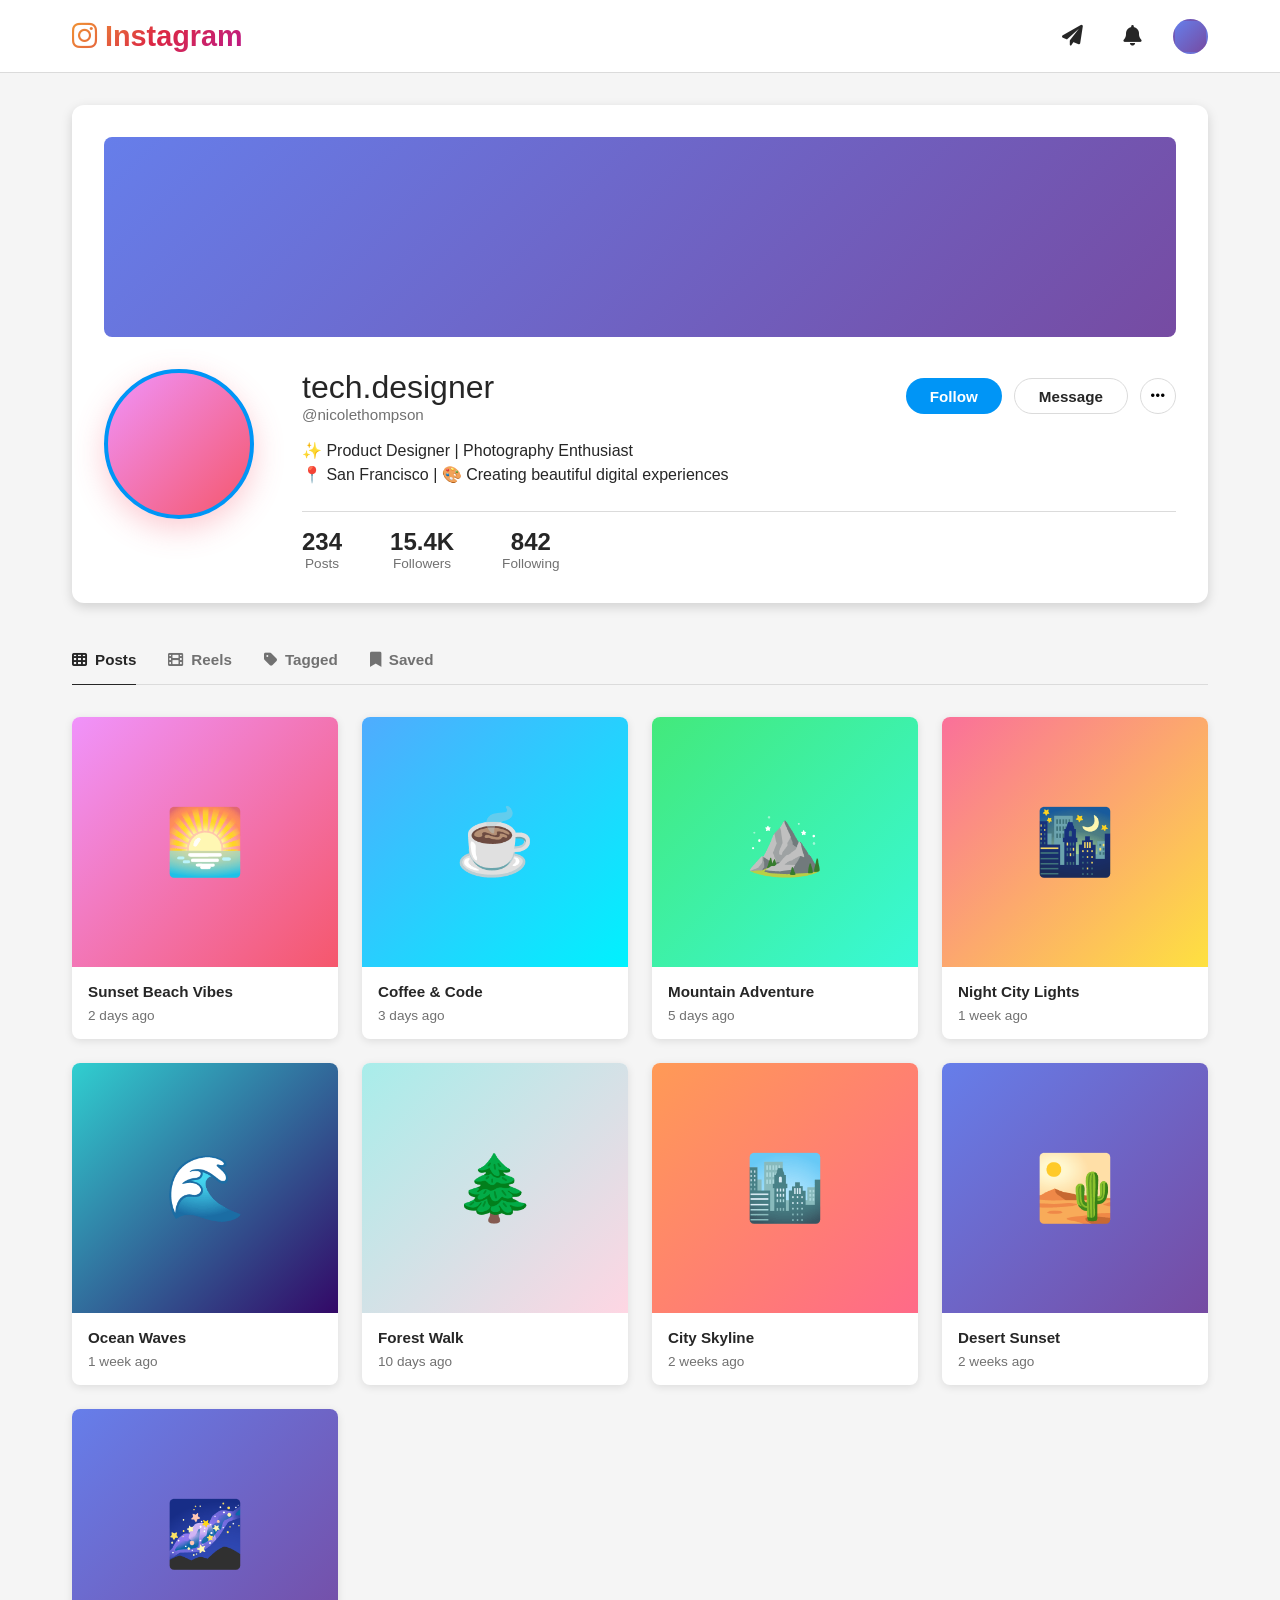
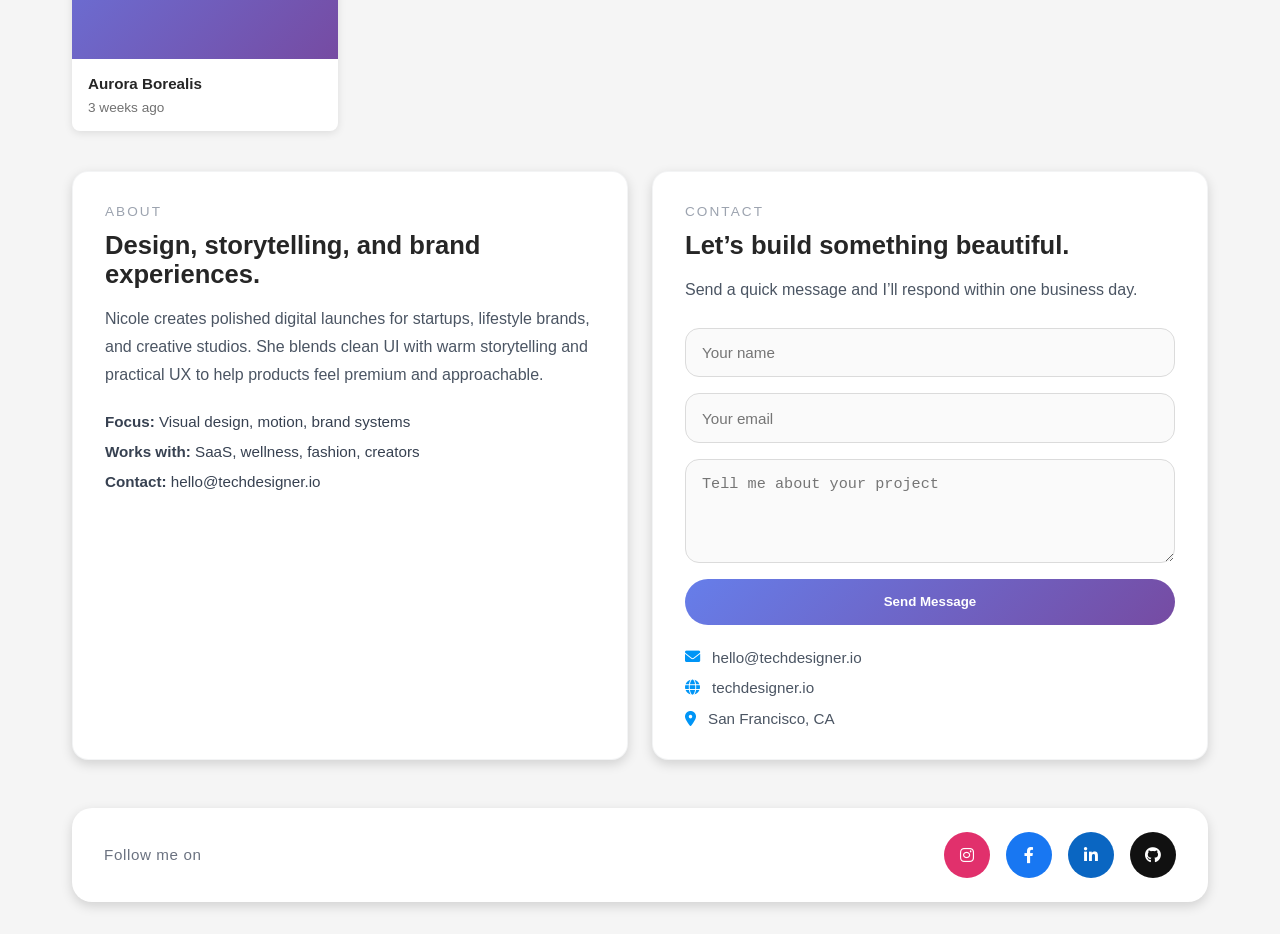
<file: instagram-profile.html>
<!DOCTYPE html>
<html lang="en">
<head>
    <meta charset="UTF-8">
    <meta name="viewport" content="width=device-width, initial-scale=1.0">
    <title>Instagram Profile - Modern Design</title>
    <link rel="stylesheet" href="https://cdnjs.cloudflare.com/ajax/libs/font-awesome/6.0.0/css/all.min.css">
    <link rel="stylesheet" href="instagram-profile.css">
</head>
<body>
    <!-- Header -->
    <header class="header">
        <div class="header-content">
            <div class="logo">
                <i class="fab fa-instagram"></i> Instagram
            </div>
            <div class="header-icons">
                <button class="icon-btn" title="Messages"><i class="fas fa-paper-plane"></i></button>
                <button class="icon-btn" title="Notifications"><i class="fas fa-bell"></i></button>
                <div class="avatar-small"></div>
            </div>
        </div>
    </header>

    <!-- Profile Section -->
    <main class="container">
        <!-- Profile Header -->
        <section class="profile-header">
            <div class="profile-cover"></div>
            
            <div class="profile-info">
                <div class="avatar-container">
                    <div class="avatar"></div>
                </div>
                
                <div class="profile-details">
                    <div class="profile-top">
                        <div>
                            <h1>tech.designer</h1>
                            <p class="handle">@nicolethompson</p>
                        </div>
                        <div class="action-buttons">
                            <button class="btn-follow">Follow</button>
                            <button class="btn-message">Message</button>
                            <button class="btn-more"><i class="fas fa-ellipsis-h"></i></button>
                        </div>
                    </div>
                    
                    <p class="bio">✨ Product Designer | Photography Enthusiast<br>📍 San Francisco | 🎨 Creating beautiful digital experiences</p>
                    
                    <div class="profile-stats">
                        <div class="stat">
                            <span class="stat-number">1,242</span>
                            <span class="stat-label">Posts</span>
                        </div>
                        <div class="stat">
                            <span class="stat-number">524K</span>
                            <span class="stat-label">Followers</span>
                        </div>
                        <div class="stat">
                            <span class="stat-number">1,890</span>
                            <span class="stat-label">Following</span>
                        </div>
                    </div>
                </div>
            </div>
        </section>

        <!-- Navigation Tabs -->
        <nav class="tabs-nav">
            <button class="tab-btn active" data-tab="posts">
                <i class="fas fa-th"></i> Posts
            </button>
            <button class="tab-btn" data-tab="reels">
                <i class="fas fa-film"></i> Reels
            </button>
            <button class="tab-btn" data-tab="tagged">
                <i class="fas fa-tag"></i> Tagged
            </button>
            <button class="tab-btn" data-tab="saved">
                <i class="fas fa-bookmark"></i> Saved
            </button>
        </nav>

        <!-- Posts Grid -->
        <section class="posts-grid">
            <!-- Posts will be generated here -->
        </section>

        <!-- About + Contact Section -->
        <section class="about-contact">
            <div class="about-card">
                <div class="section-label">About</div>
                <h2>Design, storytelling, and brand experiences.</h2>
                <p>Nicole creates polished digital launches for startups, lifestyle brands, and creative studios. She blends clean UI with warm storytelling and practical UX to help products feel premium and approachable.</p>
                <ul class="about-list">
                    <li><strong>Focus:</strong> Visual design, motion, brand systems</li>
                    <li><strong>Works with:</strong> SaaS, wellness, fashion, creators</li>
                    <li><strong>Contact:</strong> hello@techdesigner.io</li>
                </ul>
            </div>
            <div class="contact-card">
                <div class="section-label">Contact</div>
                <h2>Let’s build something beautiful.</h2>
                <p>Send a quick message and I’ll respond within one business day.</p>
                <form class="contact-form" id="contact-form">
                    <input type="text" id="contact-name" placeholder="Your name" required>
                    <input type="email" id="contact-email" placeholder="Your email" required>
                    <textarea id="contact-message" rows="4" placeholder="Tell me about your project"></textarea>
                    <button type="submit" class="btn-contact">Send Message</button>
                </form>
                <div class="contact-info">
                    <div><i class="fas fa-envelope"></i> hello@techdesigner.io</div>
                    <div><i class="fas fa-globe"></i> techdesigner.io</div>
                    <div><i class="fas fa-map-marker-alt"></i> San Francisco, CA</div>
                </div>
            </div>
        </section>

        <!-- Modal for post details -->
        <div class="modal" id="modal">
            <div class="modal-content">
                <button class="modal-close">&times;</button>
                <div class="modal-body">
                    <div id="modal-image"></div>
                    <div class="post-details">
                        <h3>Post Title</h3>
                        <p>Post description goes here</p>
                        <div class="post-actions" style="display: flex; gap: 1rem; margin-top: 1.5rem;">
                            <button class="like-btn" style="background: none; border: none; cursor: pointer; font-size: 1.5rem; transition: all 0.3s ease;">
                                <span>🤍</span>
                            </button>
                            <button style="background: none; border: none; cursor: pointer; font-size: 1.5rem; transition: all 0.3s ease;">
                                <span>💬</span>
                            </button>
                            <button style="background: none; border: none; cursor: pointer; font-size: 1.5rem; transition: all 0.3s ease;">
                                <span>📤</span>
                            </button>
                        </div>
                        <div class="post-meta" style="margin-top: 1.5rem;">
                            <!-- Stats will be inserted here -->
                        </div>
                    </div>
                </div>
            </div>
        </div>

        <!-- Social Footer -->
        <footer class="social-footer">
            <div class="footer-text">Follow me on</div>
            <div class="social-links">
                <a href="https://instagram.com/tech.designer" target="_blank" rel="noopener noreferrer" class="social-link instagram">
                    <i class="fab fa-instagram"></i>
                </a>
                <a href="https://facebook.com/tech.designer" target="_blank" rel="noopener noreferrer" class="social-link facebook">
                    <i class="fab fa-facebook-f"></i>
                </a>
                <a href="https://linkedin.com/in/tech-designer" target="_blank" rel="noopener noreferrer" class="social-link linkedin">
                    <i class="fab fa-linkedin-in"></i>
                </a>
                <a href="https://github.com/techdesigner" target="_blank" rel="noopener noreferrer" class="social-link github">
                    <i class="fab fa-github"></i>
                </a>
            </div>
        </footer>
    </main>

    <script src="instagram-profile.js"></script>
</body>
</html>
</file>
<file: instagram-profile.css>
/* ================================================
   INSTAGRAM PROFILE - MODERN DESIGN WITH ANIMATIONS
   ================================================ */

* {
    margin: 0;
    padding: 0;
    box-sizing: border-box;
}

:root {
    --primary: #0095f6;
    --secondary: #e1306c;
    --dark: #000;
    --light: #f5f5f5;
    --text: #262626;
    --border: #dbdbdb;
    --shadow: 0 4px 12px rgba(0, 0, 0, 0.15);
}

body {
    font-family: -apple-system, BlinkMacSystemFont, 'Segoe UI', Helvetica, Arial, sans-serif;
    background: var(--light);
    color: var(--text);
}

/* ============ HEADER ============ */
.header {
    background: white;
    border-bottom: 1px solid var(--border);
    position: sticky;
    top: 0;
    z-index: 100;
    animation: slideDown 0.5s ease-out;
}

@keyframes slideDown {
    from {
        transform: translateY(-100%);
        opacity: 0;
    }
    to {
        transform: translateY(0);
        opacity: 1;
    }
}

.header-content {
    max-width: 1200px;
    margin: 0 auto;
    padding: 1rem 2rem;
    display: flex;
    justify-content: space-between;
    align-items: center;
}

.logo {
    font-size: 1.8rem;
    font-weight: 700;
    background: linear-gradient(135deg, #f09433, #e6683c, #dc2743, #cc2366, #bc1888);
    -webkit-background-clip: text;
    -webkit-text-fill-color: transparent;
    background-clip: text;
    display: flex;
    align-items: center;
    gap: 0.5rem;
}

.header-icons {
    display: flex;
    align-items: center;
    gap: 1.5rem;
}

.icon-btn {
    background: none;
    border: none;
    font-size: 1.3rem;
    cursor: pointer;
    color: var(--text);
    transition: all 0.3s ease;
    padding: 0.5rem;
}

.icon-btn:hover {
    transform: scale(1.15);
    color: var(--primary);
}

.avatar-small {
    width: 35px;
    height: 35px;
    background: linear-gradient(135deg, #667eea 0%, #764ba2 100%);
    border-radius: 50%;
    cursor: pointer;
    transition: all 0.3s ease;
    border: 2px solid transparent;
}

.avatar-small:hover {
    border-color: var(--primary);
    transform: scale(1.1);
}

/* ============ CONTAINER ============ */
.container {
    max-width: 1200px;
    margin: 0 auto;
    padding: 2rem;
}

/* ============ PROFILE HEADER ============ */
.profile-header {
    background: white;
    border-radius: 12px;
    padding: 2rem;
    margin-bottom: 2rem;
    box-shadow: var(--shadow);
    animation: fadeInUp 0.6s ease-out;
}

@keyframes fadeInUp {
    from {
        opacity: 0;
        transform: translateY(30px);
    }
    to {
        opacity: 1;
        transform: translateY(0);
    }
}

.profile-cover {
    width: 100%;
    height: 200px;
    background: linear-gradient(135deg, #667eea 0%, #764ba2 100%);
    border-radius: 8px;
    margin-bottom: 2rem;
    animation: coverSlide 0.8s ease-out;
}

@keyframes coverSlide {
    from {
        opacity: 0;
        transform: scaleX(0.95);
    }
    to {
        opacity: 1;
        transform: scaleX(1);
    }
}

.profile-info {
    display: grid;
    grid-template-columns: 150px 1fr;
    gap: 3rem;
}

.avatar-container {
    display: flex;
    align-items: flex-start;
    animation: avatarPop 0.6s cubic-bezier(0.34, 1.56, 0.64, 1);
}

@keyframes avatarPop {
    0% {
        transform: scale(0) rotate(-180deg);
        opacity: 0;
    }
    100% {
        transform: scale(1) rotate(0);
        opacity: 1;
    }
}

.avatar {
    width: 150px;
    height: 150px;
    background: linear-gradient(135deg, #f093fb 0%, #f5576c 100%);
    border-radius: 50%;
    border: 4px solid var(--primary);
    box-shadow: 0 10px 30px rgba(245, 87, 108, 0.3);
}

.profile-details {
    display: flex;
    flex-direction: column;
    justify-content: flex-start;
}

.profile-top {
    display: flex;
    justify-content: space-between;
    align-items: center;
    margin-bottom: 1rem;
    flex-wrap: wrap;
    gap: 1rem;
}

.profile-top h1 {
    font-size: 2rem;
    font-weight: 300;
    margin-right: 1rem;
}

.handle {
    color: #717171;
    font-size: 0.95rem;
}

.action-buttons {
    display: flex;
    gap: 0.75rem;
}

.btn-follow, .btn-message {
    padding: 0.5rem 1.5rem;
    border: none;
    border-radius: 24px;
    cursor: pointer;
    font-weight: 600;
    font-size: 0.95rem;
    transition: all 0.3s ease;
}

.btn-follow {
    background: var(--primary);
    color: white;
}

.btn-follow:hover {
    background: #0082cc;
    transform: translateY(-2px);
    box-shadow: 0 8px 20px rgba(0, 149, 246, 0.3);
}

.btn-message {
    background: white;
    color: var(--text);
    border: 1px solid var(--border);
}

.btn-message:hover {
    background: var(--light);
}

.btn-more {
    width: 36px;
    height: 36px;
    border: 1px solid var(--border);
    background: white;
    border-radius: 50%;
    cursor: pointer;
    font-size: 1rem;
    transition: all 0.3s ease;
}

.btn-more:hover {
    transform: rotate(90deg);
}

.bio {
    font-size: 1rem;
    margin-bottom: 1.5rem;
    line-height: 1.5;
    white-space: pre-line;
}

.profile-stats {
    display: flex;
    gap: 3rem;
    padding-top: 1rem;
    border-top: 1px solid var(--border);
}

.stat {
    display: flex;
    flex-direction: column;
    align-items: center;
    animation: countUp 1s ease-out;
}

@keyframes countUp {
    from {
        opacity: 0;
        transform: translateY(10px);
    }
    to {
        opacity: 1;
        transform: translateY(0);
    }
}

.stat-number {
    font-size: 1.5rem;
    font-weight: 700;
    color: var(--text);
}

.stat-label {
    font-size: 0.85rem;
    color: #717171;
}

/* ============ TABS NAVIGATION ============ */
.tabs-nav {
    display: flex;
    gap: 2rem;
    border-bottom: 1px solid var(--border);
    margin-bottom: 2rem;
    position: relative;
}

.tab-btn {
    background: none;
    border: none;
    padding: 1rem 0;
    cursor: pointer;
    font-size: 0.95rem;
    color: #717171;
    font-weight: 600;
    transition: all 0.3s ease;
    display: flex;
    align-items: center;
    gap: 0.5rem;
    position: relative;
}

.tab-btn:hover {
    color: var(--text);
}

.tab-btn.active {
    color: var(--text);
}

.tab-btn.active::after {
    content: '';
    position: absolute;
    bottom: -1px;
    left: 0;
    right: 0;
    height: 1px;
    background: var(--text);
    animation: slideRight 0.3s ease-out;
}

@keyframes slideRight {
    from {
        width: 0;
        left: 50%;
    }
    to {
        width: 100%;
        left: 0;
    }
}

/* ============ POSTS GRID ============ */
.posts-grid {
    display: grid;
    grid-template-columns: repeat(auto-fill, minmax(250px, 1fr));
    gap: 1.5rem;
}

.post-card {
    background: white;
    border-radius: 8px;
    overflow: hidden;
    cursor: pointer;
    transition: all 0.3s ease;
    box-shadow: 0 2px 8px rgba(0, 0, 0, 0.1);
    animation: postFade 0.6s ease-out backwards;
}

@keyframes postFade {
    from {
        opacity: 0;
        transform: scale(0.9);
    }
    to {
        opacity: 1;
        transform: scale(1);
    }
}

.post-card:nth-child(1) { animation-delay: 0.1s; }
.post-card:nth-child(2) { animation-delay: 0.15s; }
.post-card:nth-child(3) { animation-delay: 0.2s; }
.post-card:nth-child(4) { animation-delay: 0.25s; }
.post-card:nth-child(5) { animation-delay: 0.3s; }
.post-card:nth-child(6) { animation-delay: 0.35s; }
.post-card:nth-child(7) { animation-delay: 0.4s; }
.post-card:nth-child(8) { animation-delay: 0.45s; }
.post-card:nth-child(9) { animation-delay: 0.5s; }

.post-card:hover {
    transform: translateY(-8px);
    box-shadow: 0 12px 24px rgba(0, 0, 0, 0.15);
}

.post-image {
    width: 100%;
    height: 250px;
    background: linear-gradient(135deg, #667eea 0%, #764ba2 100%);
    display: flex;
    align-items: center;
    justify-content: center;
    font-size: 3rem;
    color: white;
    position: relative;
    overflow: hidden;
}

.post-image::before {
    content: '';
    position: absolute;
    top: 0;
    left: -100%;
    width: 100%;
    height: 100%;
    background: linear-gradient(90deg, transparent, rgba(255,255,255,0.3), transparent);
    animation: shimmer 2s infinite;
}

@keyframes shimmer {
    0% { left: -100%; }
    100% { left: 100%; }
}

.post-overlay {
    position: absolute;
    top: 0;
    left: 0;
    right: 0;
    bottom: 0;
    background: rgba(0, 0, 0, 0.5);
    display: flex;
    align-items: center;
    justify-content: center;
    gap: 1.5rem;
    opacity: 0;
    transition: all 0.3s ease;
}

.post-card:hover .post-overlay {
    opacity: 1;
}

.overlay-stat {
    color: white;
    display: flex;
    align-items: center;
    gap: 0.5rem;
    font-weight: 600;
    animation: slideUp 0.3s ease-out;
}

@keyframes slideUp {
    from {
        opacity: 0;
        transform: translateY(10px);
    }
    to {
        opacity: 1;
        transform: translateY(0);
    }
}

.post-info {
    padding: 1rem;
}

.post-title {
    font-size: 0.95rem;
    font-weight: 600;
    margin-bottom: 0.5rem;
    color: var(--text);
}

.post-date {
    font-size: 0.85rem;
    color: #717171;
}

/* ============ ABOUT + CONTACT ============ */
.about-contact {
    display: grid;
    grid-template-columns: 1fr 1fr;
    gap: 1.5rem;
    margin-top: 2.5rem;
    margin-bottom: 2rem;
    animation: fadeInUp 0.6s ease-out;
}

.about-card,
.contact-card {
    background: white;
    border-radius: 16px;
    padding: 2rem;
    box-shadow: var(--shadow);
    border: 1px solid rgba(107, 114, 128, 0.08);
}

.section-label {
    font-size: 0.85rem;
    text-transform: uppercase;
    letter-spacing: 0.15em;
    color: #9ca3af;
    margin-bottom: 0.75rem;
}

.about-card h2,
.contact-card h2 {
    font-size: 1.6rem;
    margin-bottom: 1rem;
}

.about-card p,
.contact-card p {
    color: #4b5563;
    line-height: 1.75;
    margin-bottom: 1.5rem;
}

.about-list {
    list-style: none;
    display: grid;
    gap: 0.8rem;
}

.about-list li {
    color: #374151;
    font-size: 0.95rem;
}

.contact-form {
    display: grid;
    gap: 1rem;
    margin-bottom: 1.5rem;
}

.contact-form input,
.contact-form textarea {
    width: 100%;
    padding: 0.95rem 1rem;
    border-radius: 14px;
    border: 1px solid var(--border);
    background: #fafafa;
    font-size: 0.95rem;
    transition: border-color 0.3s ease, box-shadow 0.3s ease;
}

.contact-form input:focus,
.contact-form textarea:focus {
    outline: none;
    border-color: var(--primary);
    box-shadow: 0 0 0 4px rgba(59, 130, 246, 0.12);
}

.btn-contact {
    background: linear-gradient(135deg, #667eea 0%, #764ba2 100%);
    color: white;
    border: none;
    border-radius: 999px;
    padding: 0.95rem 1.5rem;
    cursor: pointer;
    font-weight: 600;
    transition: transform 0.3s ease, box-shadow 0.3s ease;
}

.btn-contact:hover {
    transform: translateY(-2px);
    box-shadow: 0 12px 24px rgba(102, 126, 234, 0.25);
}

.contact-info {
    display: grid;
    gap: 0.85rem;
    color: #4b5563;
    font-size: 0.95rem;
}

.contact-info div {
    display: flex;
    align-items: center;
    gap: 0.75rem;
}

.contact-info i {
    color: var(--primary);
}

@media (max-width: 768px) {
    .about-contact {
        grid-template-columns: 1fr;
    }
}

/* ============ MODAL ============ */
.modal {
    display: none;
    position: fixed;
    top: 0;
    left: 0;
    right: 0;
    bottom: 0;
    background: rgba(0, 0, 0, 0.8);
    z-index: 1000;
    align-items: center;
    justify-content: center;
    animation: fadeIn 0.3s ease-out;
}

@keyframes fadeIn {
    from {
        opacity: 0;
    }
    to {
        opacity: 1;
    }
}

.modal.active {
    display: flex;
}

.modal-content {
    background: white;
    border-radius: 12px;
    width: 90%;
    max-width: 800px;
    position: relative;
    animation: popIn 0.3s cubic-bezier(0.34, 1.56, 0.64, 1);
}

@keyframes popIn {
    from {
        transform: scale(0.5) rotateX(20deg);
        opacity: 0;
    }
    to {
        transform: scale(1) rotateX(0);
        opacity: 1;
    }
}

.modal-close {
    position: absolute;
    top: 1rem;
    right: 1rem;
    background: rgba(255, 255, 255, 0.9);
    border: none;
    width: 40px;
    height: 40px;
    border-radius: 50%;
    font-size: 1.5rem;
    cursor: pointer;
    z-index: 10;
    transition: all 0.3s ease;
}

.modal-close:hover {
    background: white;
    transform: rotate(90deg);
}

.modal-body {
    display: grid;
    grid-template-columns: 1fr 1fr;
    gap: 0;
}

#modal-image {
    width: 100%;
    height: 100%;
    object-fit: cover;
    border-radius: 12px 0 0 12px;
}

.post-details {
    padding: 2rem;
    display: flex;
    flex-direction: column;
    justify-content: center;
}

.post-details h3 {
    font-size: 1.3rem;
    margin-bottom: 0.5rem;
}

.post-details p {
    color: #717171;
    margin-bottom: 1.5rem;
}

.post-meta {
    display: flex;
    gap: 1rem;
    color: #717171;
}

.post-meta span {
    display: flex;
    align-items: center;
    gap: 0.5rem;
}

/* ============ RESPONSIVE ============ */
@media (max-width: 768px) {
    .header-content {
        padding: 1rem;
    }

    .profile-info {
        grid-template-columns: 1fr;
    }

    .avatar-container {
        justify-content: center;
    }

    .avatar {
        width: 120px;
        height: 120px;
    }

    .profile-stats {
        justify-content: space-around;
        gap: 1rem;
    }

    .profile-top {
        flex-direction: column;
        align-items: flex-start;
    }

    .profile-top h1 {
        font-size: 1.5rem;
        margin-right: 0;
    }

    .posts-grid {
        grid-template-columns: repeat(auto-fill, minmax(150px, 1fr));
        gap: 1rem;
    }

    .post-image {
        height: 150px;
    }

    .modal-body {
        grid-template-columns: 1fr;
    }

    #modal-image {
        border-radius: 12px 12px 0 0;
        height: 300px;
    }

    .post-details {
        border-radius: 0 0 12px 12px;
    }
}

@media (max-width: 480px) {
    .container {
        padding: 1rem;
    }

    .profile-header {
        padding: 1rem;
    }

    .profile-cover {
        height: 120px;
        margin-bottom: 1rem;
    }

    .avatar {
        width: 100px;
        height: 100px;
    }

    .profile-top h1 {
        font-size: 1.2rem;
    }

    .action-buttons {
        width: 100%;
    }

    .btn-follow, .btn-message {
        flex: 1;
    }

    .profile-stats {
        gap: 0.5rem;
    }

    .tabs-nav {
        gap: 1rem;
        overflow-x: auto;
    }

    .tab-btn {
        font-size: 0.85rem;
        white-space: nowrap;
    }

    .posts-grid {
        grid-template-columns: repeat(2, 1fr);
        gap: 0.5rem;
    }
}

/* ============ SOCIAL FOOTER ============ */
.social-footer {
    margin-top: 3rem;
    padding: 1.5rem 2rem;
    background: white;
    border-radius: 20px;
    box-shadow: var(--shadow);
    display: flex;
    justify-content: space-between;
    align-items: center;
    gap: 1rem;
    flex-wrap: wrap;
}

.footer-text {
    font-size: 0.95rem;
    color: #6b7280;
    letter-spacing: 0.04em;
}

.social-links {
    display: flex;
    gap: 1rem;
}

.social-link {
    width: 46px;
    height: 46px;
    display: inline-flex;
    align-items: center;
    justify-content: center;
    border-radius: 50%;
    color: white;
    transition: transform 0.3s ease, box-shadow 0.3s ease;
    text-decoration: none;
}

.social-link:hover {
    transform: translateY(-3px) scale(1.05);
    box-shadow: 0 12px 24px rgba(0, 0, 0, 0.12);
}

.social-link.instagram {
    background: #E1306C;
}

.social-link.facebook {
    background: #1877F2;
}

.social-link.linkedin {
    background: #0A66C2;
}

.social-link.github {
    background: #111;
}

@media (max-width: 480px) {
    .social-footer {
        padding: 1rem;
        flex-direction: column;
        align-items: flex-start;
    }
}
</file>
